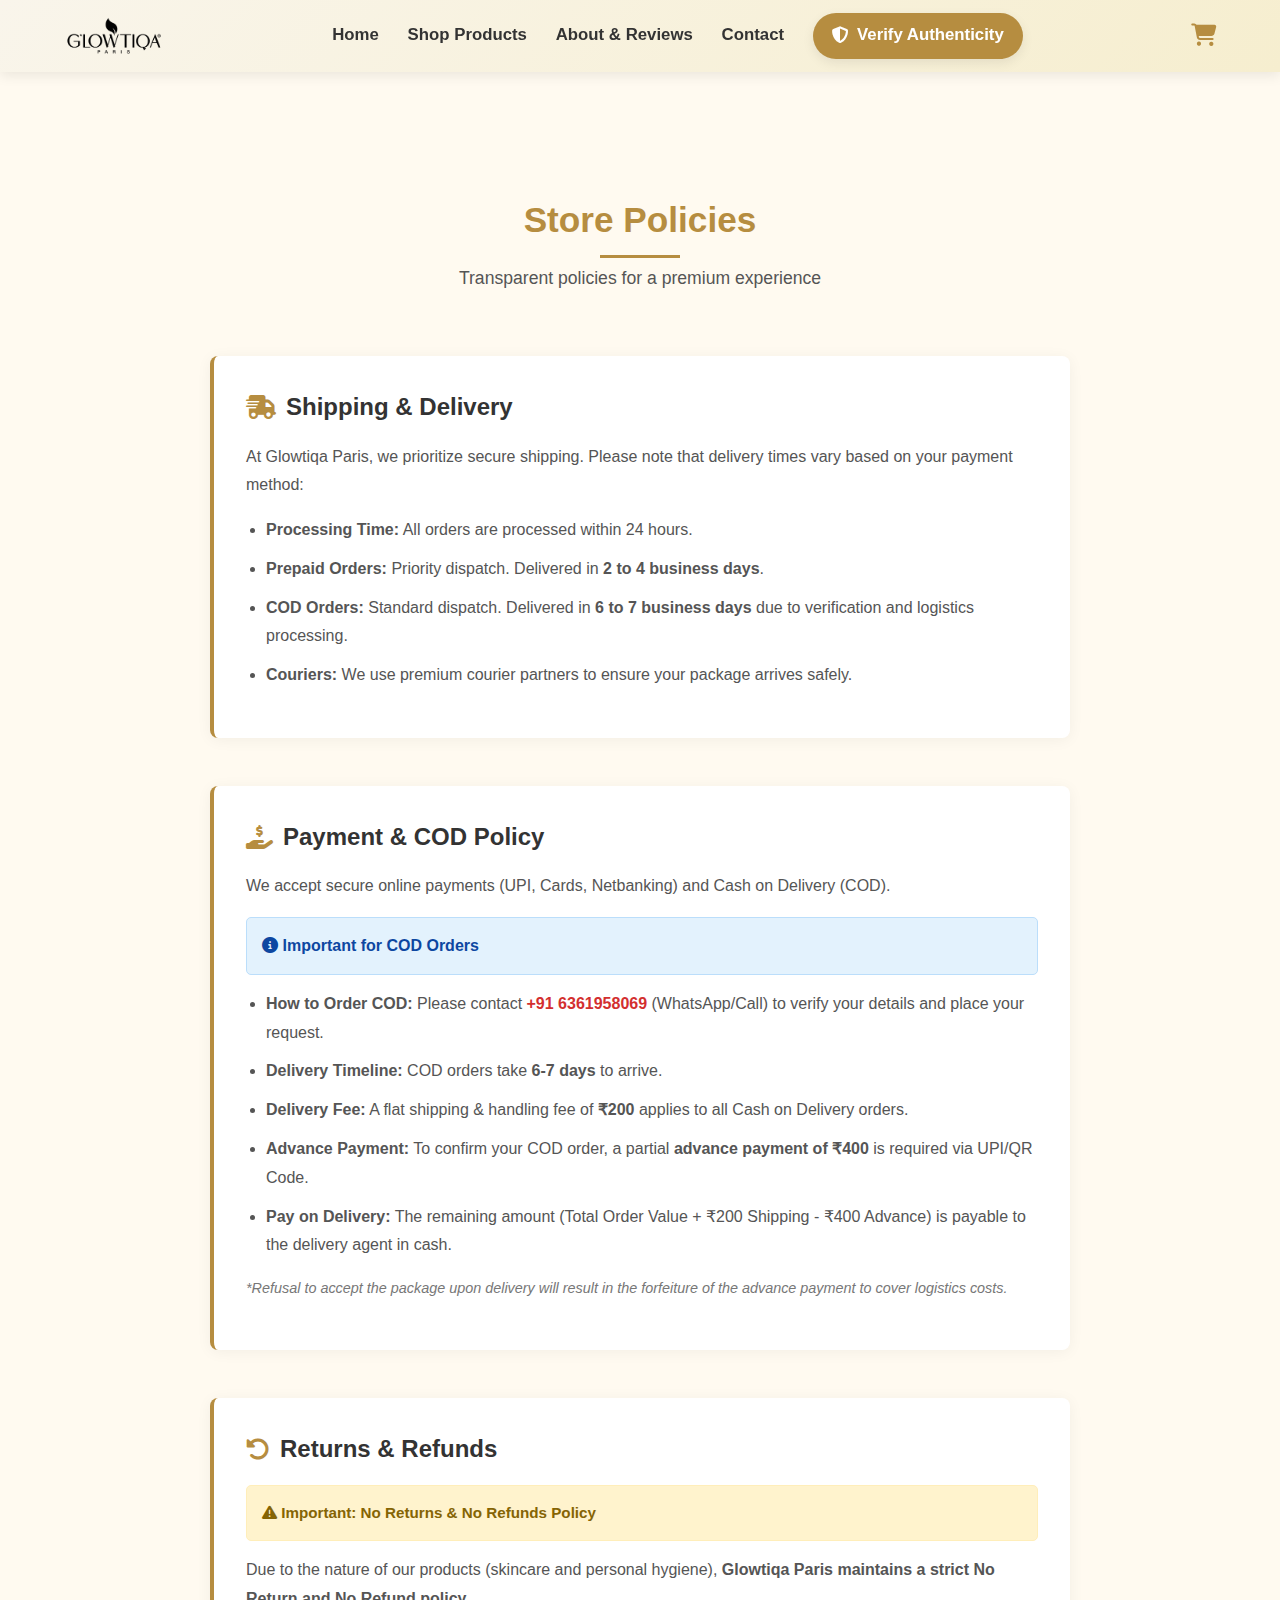
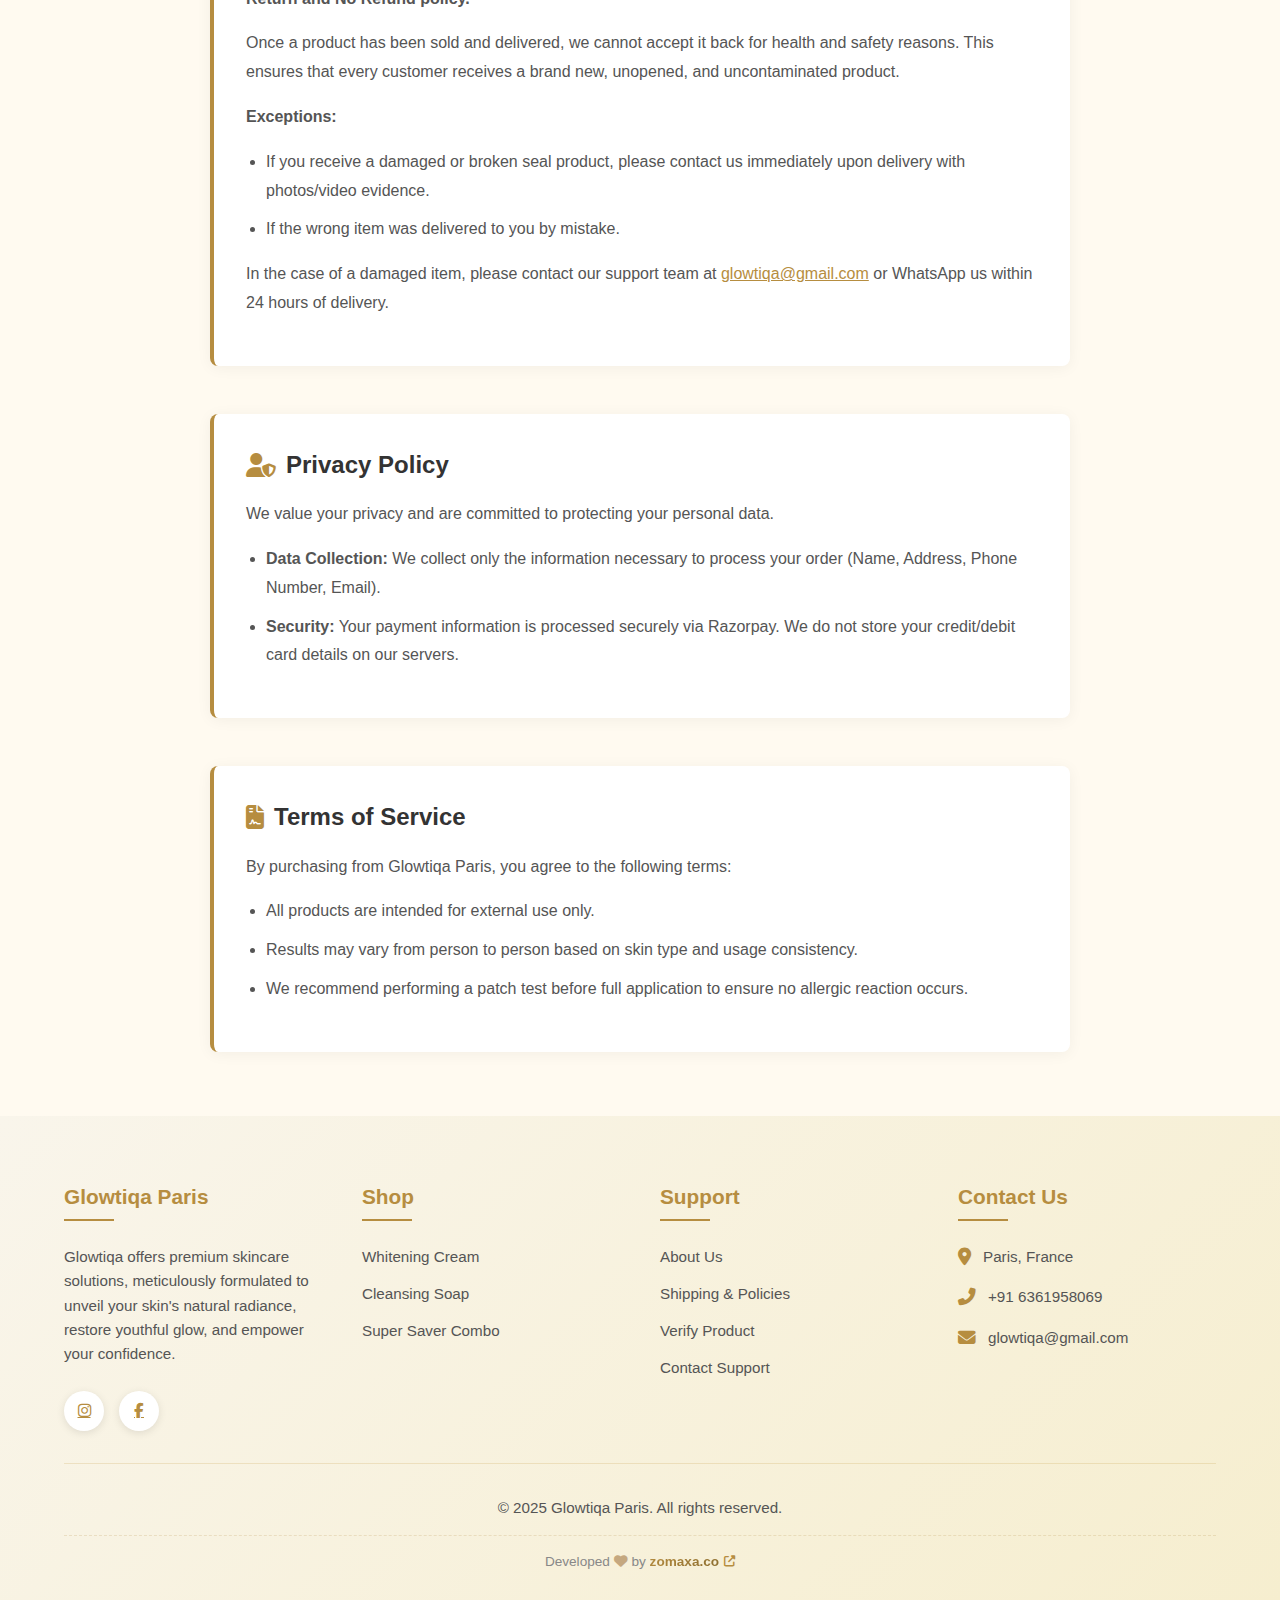
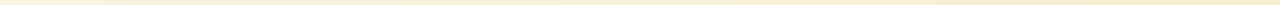
<file: policy.html>
<!DOCTYPE html>
<html lang="en">
<head>
    <script async src="https://www.googletagmanager.com/gtag/js?id=G-M6N1HC6MRJ"></script>
    <script>
      window.dataLayer = window.dataLayer || [];
      function gtag(){dataLayer.push(arguments);}
      gtag('js', new Date());
      gtag('config', 'G-M6N1HC6MRJ');
    </script>

    <meta charset="UTF-8">
    <meta name="viewport" content="width=device-width, initial-scale=1.0">
    <title>Store Policies | Glowtiqa Paris</title>
    <meta name="description" content="Shipping, Returns, and Privacy Policies for Glowtiqa Paris.">
    
    <link rel="stylesheet" href="https://cdnjs.cloudflare.com/ajax/libs/font-awesome/6.4.0/css/all.min.css">
    <link rel="stylesheet" href="style.css">
    <link rel="icon" href="image/logo_v2.png" type="image/png">
    
    <style>
        /* Specific styles for the policy page content */
        .policy-container {
            max-width: 900px;
            margin: 4rem auto;
            padding: 0 20px;
        }
        .policy-section {
            margin-bottom: 3rem;
            background: #fff;
            padding: 2rem;
            border-radius: 8px;
            box-shadow: 0 2px 15px rgba(0,0,0,0.05);
            border-left: 4px solid #b68d40;
        }
        .policy-section h2 {
            color: #333;
            margin-bottom: 1rem;
            font-size: 1.5rem;
            display: flex;
            align-items: center;
            gap: 10px;
        }
        .policy-section h2 i {
            color: #b68d40;
        }
        .policy-section p, .policy-section ul {
            color: #555;
            line-height: 1.8;
            margin-bottom: 1rem;
        }
        .policy-section ul {
            padding-left: 20px;
        }
        .policy-section li {
            margin-bottom: 10px;
        }
        .alert-box {
            background-color: #fff3cd;
            border: 1px solid #ffeeba;
            color: #856404;
            padding: 15px;
            border-radius: 5px;
            margin-top: 15px;
            font-size: 0.95rem;
        }
        .cod-box {
            background-color: #e3f2fd;
            border: 1px solid #bbdefb;
            color: #0d47a1;
            padding: 15px;
            border-radius: 5px;
            margin-top: 15px;
        }
        .highlight-contact {
            font-weight: bold;
            color: #d32f2f;
            text-decoration: none;
        }
    </style>
</head>
<body>

    <header>
       <div class="logo">
           <a href="index.html" style="text-decoration: none; display: flex; align-items: center; gap: 10px;">
                <img src="image/logo_v2.png" alt="Glowtiqa Logo" height="40" onerror="this.style.display='none'; this.nextElementSibling.style.display='block'">
           </a>
       </div>

        <nav>
            <a href="index.html">Home</a>
            <a href="products.html">Shop Products</a>
            <a href="about.html">About & Reviews</a>
            <a href="contact.html">Contact</a>
            <a href="verify.html" class="verify-btn desktop-verify">
                <i class="fas fa-shield-alt"></i> Verify Authenticity
            </a>
        </nav>
        
        <div style="display: flex; align-items: center; gap: 20px;">
            <div class="cart-icon" id="cartIcon">
                <i class="fas fa-shopping-cart"></i>
                <span class="cart-count" style="display: none;">0</span>
            </div>
            
            <div class="mobile-menu">
                <i class="fas fa-bars"></i>
            </div>
        </div>
    </header>
    
    <div class="mobile-nav" id="mobileNav">
        <button id="closeMenu">✖</button>
        <div style="text-align: center; margin-bottom: 2rem; font-weight: bold; color: var(--primary);">Glowtiqa</div>
        <a href="index.html">Home</a>
        <a href="products.html">Shop Products</a>
        <a href="about.html">Customer Reviews</a>
        <a href="contact.html">Contact Us</a>
        <a href="verify.html" class="mobile-verify-btn">
            <i class="fas fa-shield-alt"></i> Verify Product
        </a>
            <div class="cart-icon" id="cartIconMobile">
            <i class="fas fa-shopping-cart"></i>
            <span class="cart-count">0</span>
        </div>
</div>
    <div class="nav-overlay" id="navOverlay"></div>

    <div class="section-header" style="margin-top: 120px;">
        <h2>Store Policies</h2>
        <p>Transparent policies for a premium experience</p>
    </div>

    <div class="policy-container">
        
        <div class="policy-section">
            <h2><i class="fas fa-shipping-fast"></i> Shipping & Delivery</h2>
            <p>At Glowtiqa Paris, we prioritize secure shipping. Please note that delivery times vary based on your payment method:</p>
            <ul>
                <li><strong>Processing Time:</strong> All orders are processed within 24 hours.</li>
                <li><strong>Prepaid Orders:</strong> Priority dispatch. Delivered in <strong>2 to 4 business days</strong>.</li>
                <li><strong>COD Orders:</strong> Standard dispatch. Delivered in <strong>6 to 7 business days</strong> due to verification and logistics processing.</li>
                <li><strong>Couriers:</strong> We use premium courier partners to ensure your package arrives safely.</li>
            </ul>
        </div>

        <div class="policy-section">
            <h2><i class="fas fa-hand-holding-usd"></i> Payment & COD Policy</h2>
            <p>We accept secure online payments (UPI, Cards, Netbanking) and Cash on Delivery (COD).</p>
            
            <div class="cod-box">
                <i class="fas fa-info-circle"></i> <strong>Important for COD Orders</strong>
            </div>
            
            <ul style="margin-top: 15px;">
                <li><strong>How to Order COD:</strong> Please contact <strong><a href="tel:+916361958069" class="highlight-contact">+91 6361958069</a></strong> (WhatsApp/Call) to verify your details and place your request.</li>
                <li><strong>Delivery Timeline:</strong> COD orders take <strong>6-7 days</strong> to arrive.</li>
                <li><strong>Delivery Fee:</strong> A flat shipping & handling fee of <strong>₹200</strong> applies to all Cash on Delivery orders.</li>
                <li><strong>Advance Payment:</strong> To confirm your COD order, a partial <strong>advance payment of ₹400</strong> is required via UPI/QR Code.</li>
                <li><strong>Pay on Delivery:</strong> The remaining amount (Total Order Value + ₹200 Shipping - ₹400 Advance) is payable to the delivery agent in cash.</li>
            </ul>
            <p style="font-size: 0.9rem; color: #777;"><em>*Refusal to accept the package upon delivery will result in the forfeiture of the advance payment to cover logistics costs.</em></p>
        </div>

        <div class="policy-section">
            <h2><i class="fas fa-undo-alt"></i> Returns & Refunds</h2>
            <div class="alert-box">
                <i class="fas fa-exclamation-triangle"></i> <strong>Important: No Returns & No Refunds Policy</strong>
            </div>
            <p style="margin-top: 15px;">Due to the nature of our products (skincare and personal hygiene), <strong>Glowtiqa Paris maintains a strict No Return and No Refund policy.</strong></p>
            <p>Once a product has been sold and delivered, we cannot accept it back for health and safety reasons. This ensures that every customer receives a brand new, unopened, and uncontaminated product.</p>
            <p><strong>Exceptions:</strong></p>
            <ul>
                <li>If you receive a damaged or broken seal product, please contact us immediately upon delivery with photos/video evidence.</li>
                <li>If the wrong item was delivered to you by mistake.</li>
            </ul>
            <p>In the case of a damaged item, please contact our support team at <a href="mailto:glowtiqa@gmail.com" style="color:#b68d40;">glowtiqa@gmail.com</a> or WhatsApp us within 24 hours of delivery.</p>
        </div>

        <div class="policy-section">
            <h2><i class="fas fa-user-shield"></i> Privacy Policy</h2>
            <p>We value your privacy and are committed to protecting your personal data.</p>
            <ul>
                <li><strong>Data Collection:</strong> We collect only the information necessary to process your order (Name, Address, Phone Number, Email).</li>
                <li><strong>Security:</strong> Your payment information is processed securely via Razorpay. We do not store your credit/debit card details on our servers.</li>
            </ul>
        </div>

        <div class="policy-section">
            <h2><i class="fas fa-file-contract"></i> Terms of Service</h2>
            <p>By purchasing from Glowtiqa Paris, you agree to the following terms:</p>
            <ul>
                <li>All products are intended for external use only.</li>
                <li>Results may vary from person to person based on skin type and usage consistency.</li>
                <li>We recommend performing a patch test before full application to ensure no allergic reaction occurs.</li>
            </ul>
        </div>

    </div>

     <footer id="contact">
        <div class="footer-content">
            <div class="footer-col">
                <h3>Glowtiqa Paris</h3>
                <p>Glowtiqa offers premium skincare solutions, meticulously formulated to unveil your skin's natural radiance, restore youthful glow, and empower your confidence.</p>
                <div class="footer-social">
                    <a href="https://www.instagram.com/glowtiqa/" class="social-link"><i class="fab fa-instagram"></i></a>
                    <a href="https://www.facebook.com/glowtiqa" class="social-link"><i class="fab fa-facebook-f"></i></a>
                </div>
            </div>
            
            <div class="footer-col">
                <h3>Shop</h3>
                <ul class="footer-links">
                    <li><a href="cream.html">Whitening Cream</a></li>
                    <li><a href="soap.html">Cleansing Soap</a></li>
                    <li><a href="combo.html">Super Saver Combo</a></li>
                </ul>
            </div>

            <div class="footer-col">
                <h3>Support</h3>
                <ul class="footer-links">
                    <li><a href="about.html">About Us</a></li>
                    <li><a href="policy.html">Shipping & Policies</a></li> <li><a href="verify.html">Verify Product</a></li>
                    <li><a href="contact.html">Contact Support</a></li>
                </ul>
            </div>
            
            <div class="footer-col">
                <h3>Contact Us</h3>
                <div class="contact-info">
                    <div class="contact-item">
                        <i class="fas fa-map-marker-alt contact-icon"></i>
                        <span>Paris, France</span>
                    </div>
                    <div class="contact-item">
                        <i class="fas fa-phone-alt contact-icon"></i>
                        <a href="tel:+916361958069">+91 6361958069</a>
                    </div>
                    <div class="contact-item">
                        <i class="fas fa-envelope contact-icon"></i>
                        <a href="mailto:glowtiqa@gmail.com">glowtiqa@gmail.com</a>
                    </div>
                </div>
            </div>
        </div>
        
        <div class="copyright">
            &copy; 2025 Glowtiqa Paris. All rights reserved.
            <div class="developer-credit">
                Developed <i class="fas fa-heart" style="color: #c5a880;"></i> by 
                <a href="https://zomaxa.co" target="_blank">
                    <span class="zomaxa-logo">zomaxa.co</span>
                    <i class="fas fa-external-link-alt" style="font-size: 0.7rem;"></i>
                </a>
            </div>
        </div>
    </footer>

    <script src="script.js"></script>
</body>
</html>
</file>
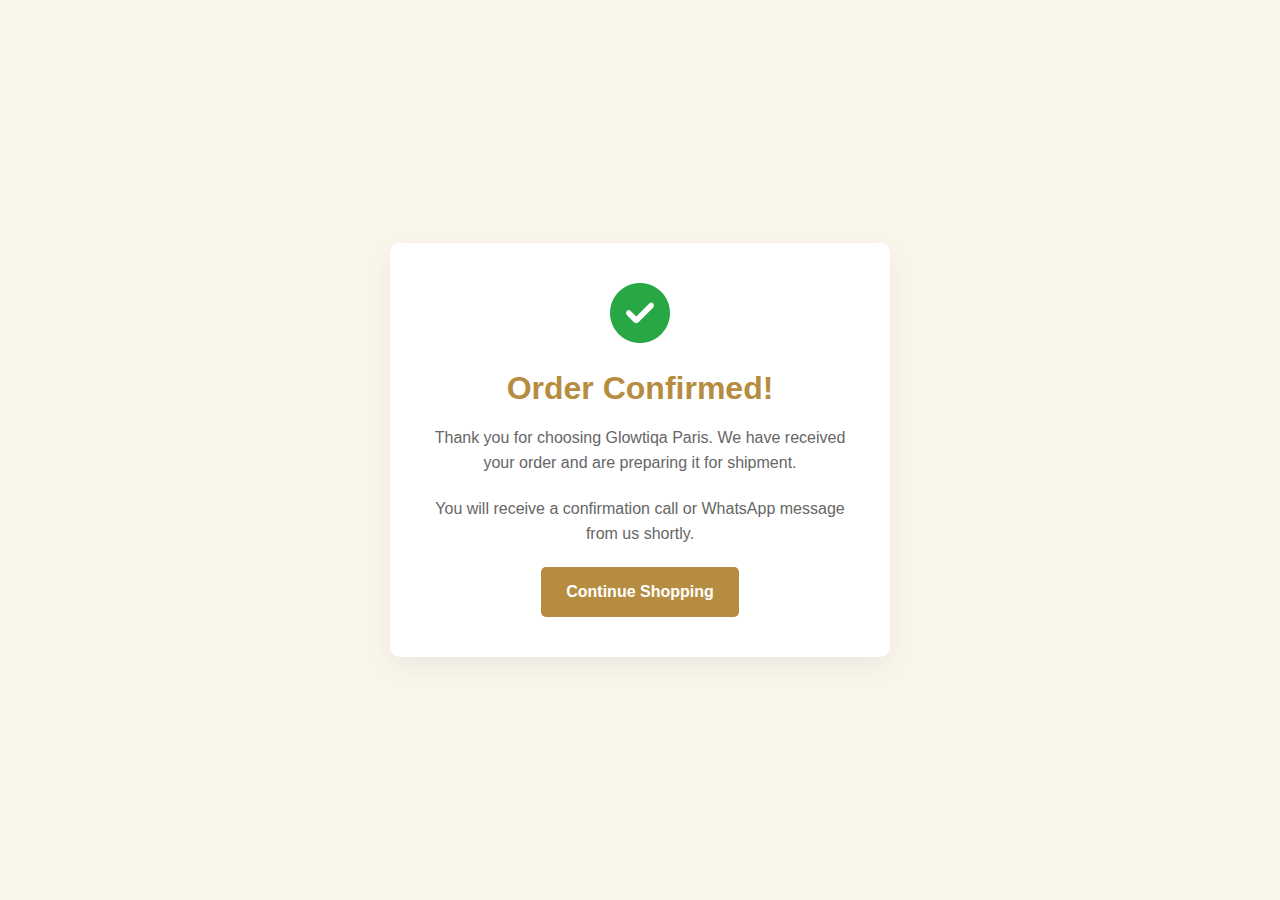
<file: thank-you.html>
<!DOCTYPE html>
<html lang="en">
<head>
    <meta charset="UTF-8">
    <meta name="viewport" content="width=device-width, initial-scale=1.0">
    <title>Order Confirmed | Glowtiqa Paris</title>
    <link rel="stylesheet" href="https://cdnjs.cloudflare.com/ajax/libs/font-awesome/6.4.0/css/all.min.css">
    <link rel="stylesheet" href="style.css">
    <style>
        body {
            background-color: #f9f5eb;
            display: flex;
            align-items: center;
            justify-content: center;
            height: 100vh;
            margin: 0;
            text-align: center;
        }
        .thank-you-card {
            background: white;
            padding: 40px;
            border-radius: 10px;
            box-shadow: 0 10px 25px rgba(0,0,0,0.05);
            max-width: 500px;
            width: 90%;
        }
        .check-icon {
            font-size: 60px;
            color: #28a745;
            margin-bottom: 20px;
        }
        h1 { color: #b68d40; margin-bottom: 10px; }
        p { color: #666; line-height: 1.6; margin-bottom: 20px; }
        .btn-home {
            background-color: #b68d40;
            color: white;
            padding: 12px 25px;
            text-decoration: none;
            border-radius: 5px;
            font-weight: bold;
            display: inline-block;
        }
        .btn-home:hover { background-color: #a07c36; }
    </style>
</head>
<body>

    <div class="thank-you-card">
        <i class="fas fa-check-circle check-icon"></i>
        <h1>Order Confirmed!</h1>
        <p>Thank you for choosing Glowtiqa Paris. We have received your order and are preparing it for shipment.</p>
        <p>You will receive a confirmation call or WhatsApp message from us shortly.</p>
        <a href="index.html" class="btn-home">Continue Shopping</a>
    </div>

</body>
</html>
</file>
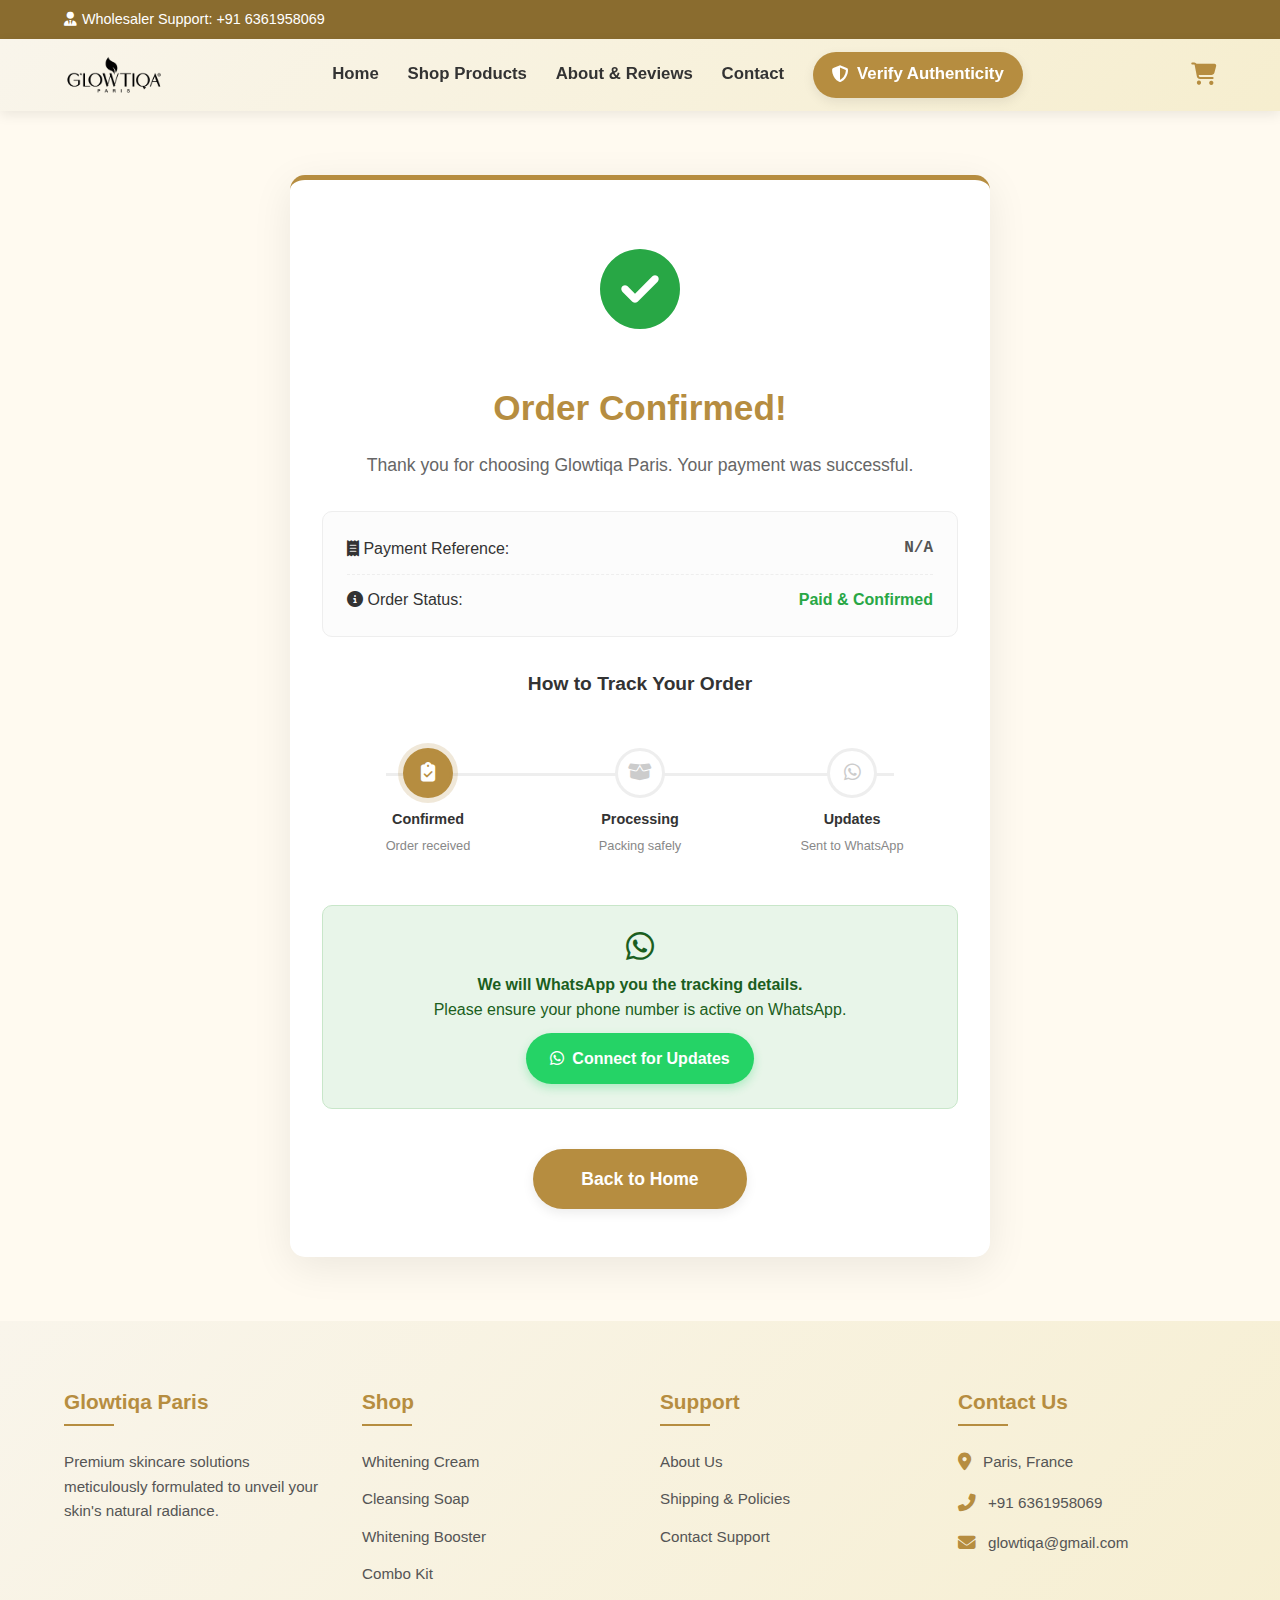
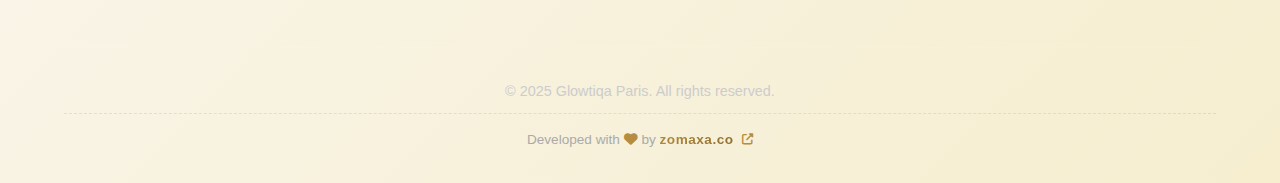
<file: thanks.html>
<!DOCTYPE html>
<html lang="en">
<head>
    <script async src="https://www.googletagmanager.com/gtag/js?id=G-M6N1HC6MRJ"></script>
    <script>
      window.dataLayer = window.dataLayer || [];
      function gtag(){dataLayer.push(arguments);}
      gtag('js', new Date());
      gtag('config', 'G-M6N1HC6MRJ');
    </script>

    <meta charset="UTF-8">
    <meta name="viewport" content="width=device-width, initial-scale=1.0">
    <title>Order Confirmed | Glowtiqa Paris</title>
    
    <link rel="stylesheet" href="https://cdnjs.cloudflare.com/ajax/libs/font-awesome/6.4.0/css/all.min.css">
    
    <link rel="stylesheet" href="style.css">
    <link rel="icon" href="image/logo_v2.png" type="image/png">
    <link rel="apple-touch-icon" href="image/logo_v2.png">

    <style>
        .thank-you-container {
            max-width: 700px;
            margin: 4rem auto;
            padding: 3rem 2rem;
            background: white;
            border-radius: 15px;
            box-shadow: 0 10px 40px rgba(0,0,0,0.08);
            text-align: center;
            border-top: 5px solid var(--primary);
            position: relative;
            overflow: hidden;
        }

        .success-icon {
            font-size: 5rem;
            color: #28a745;
            margin-bottom: 1.5rem;
            animation: popIn 0.6s cubic-bezier(0.175, 0.885, 0.32, 1.275);
        }

        .order-details-box {
            background: #fcfcfc;
            padding: 1.5rem;
            border-radius: 10px;
            margin: 2rem 0;
            text-align: left;
            border: 1px solid #eee;
        }

        .detail-row {
            display: flex;
            justify-content: space-between;
            margin-bottom: 12px;
            font-size: 1rem;
            border-bottom: 1px dashed #eee;
            padding-bottom: 12px;
        }
        
        .detail-row:last-child {
            border-bottom: none;
            margin-bottom: 0;
            padding-bottom: 0;
        }

        .detail-row span:last-child {
            font-weight: 600;
            color: var(--dark);
        }

        h1 {
            color: var(--primary);
            margin-bottom: 15px;
            font-size: 2.2rem;
        }

        p.sub-text {
            color: #666;
            line-height: 1.6;
            font-size: 1.1rem;
            margin-bottom: 2rem;
        }
        
        /* Timeline Styles */
        .timeline {
            display: flex;
            justify-content: space-between;
            margin: 3rem 0;
            position: relative;
            text-align: center;
        }
        
        .timeline::before {
            content: '';
            position: absolute;
            top: 25px;
            left: 10%;
            right: 10%;
            height: 3px;
            background: #eee;
            z-index: 1;
        }
        
        .step {
            position: relative;
            z-index: 2;
            width: 33.33%;
        }
        
        .step-icon {
            width: 50px;
            height: 50px;
            background: white;
            border: 3px solid #eee;
            border-radius: 50%;
            display: flex;
            align-items: center;
            justify-content: center;
            margin: 0 auto 10px;
            color: #ccc;
            font-size: 1.2rem;
            transition: all 0.3s ease;
        }
        
        .step.active .step-icon {
            border-color: var(--primary);
            background: var(--primary);
            color: white;
            box-shadow: 0 0 0 5px rgba(182, 141, 64, 0.2);
        }
        
        .step h4 {
            font-size: 0.9rem;
            margin-bottom: 5px;
            color: #333;
        }
        
        .step p {
            font-size: 0.8rem;
            color: #888;
        }

        /* WhatsApp Tracking Box */
        .whatsapp-tracking {
            background: #e8f5e9;
            border: 1px solid #c8e6c9;
            color: #1b5e20;
            padding: 1.5rem;
            border-radius: 10px;
            margin-top: 2rem;
            display: flex;
            flex-direction: column;
            align-items: center;
            gap: 10px;
        }

        .wa-btn {
            background: #25D366;
            color: white;
            text-decoration: none;
            padding: 0.8rem 1.5rem;
            border-radius: 30px;
            font-weight: 600;
            display: inline-flex;
            align-items: center;
            gap: 8px;
            transition: 0.3s;
            box-shadow: 0 4px 10px rgba(37, 211, 102, 0.3);
        }

        .wa-btn:hover {
            transform: translateY(-2px);
            background: #128C7E;
        }

        @keyframes popIn {
            0% { transform: scale(0); opacity: 0; }
            100% { transform: scale(1); opacity: 1; }
        }
        
        @media (max-width: 600px) {
            .timeline {
                flex-direction: column;
                gap: 20px;
                align-items: flex-start;
                margin-left: 20px;
            }
            .timeline::before {
                top: 20px;
                left: 24px;
                width: 3px;
                height: 80%;
                right: auto;
            }
            .step {
                width: 100%;
                display: flex;
                align-items: center;
                gap: 20px;
                text-align: left;
            }
            .step-icon {
                margin: 0;
            }
        }
    </style>
</head>
<body>

    <div class="top-contact-bar">
        <div class="contact-numbers">
            <a href="tel:+916361958069">
                <i class="fas fa-user-tie"></i> Wholesaler Support: +91 6361958069
            </a>
        </div>
    </div>
    
    <header>
       <div class="logo">
           <a href="index.html" style="text-decoration: none; display: flex; align-items: center; gap: 10px;">
                <img src="image/logo_v2.png" alt="Glowtiqa Logo" height="40" onerror="this.style.display='none'; this.nextElementSibling.style.display='block'">
           </a>
       </div>

        <nav>
            <a href="index.html">Home</a>
            <a href="products.html">Shop Products</a>
            <a href="about.html">About & Reviews</a>
            <a href="contact.html">Contact</a>
            <a href="verify.html" class="verify-btn desktop-verify">
                <i class="fas fa-shield-alt"></i> Verify Authenticity
            </a>
        </nav>
        
        <div style="display: flex; align-items: center; gap: 20px;">
            <div class="cart-icon" id="cartIcon">
                <i class="fas fa-shopping-cart"></i>
                <span class="cart-count" style="display: none;">0</span>
            </div>
            
            <div class="mobile-menu">
                <i class="fas fa-bars"></i>
            </div>
        </div>
    </header>
    
    <div class="mobile-nav" id="mobileNav">
        <button id="closeMenu">✖</button>
        <div style="text-align: center; margin-bottom: 2rem; font-weight: bold; color: var(--primary);">Glowtiqa</div>
        <a href="index.html">Home</a>
        <a href="products.html">Shop Products</a>
        <a href="about.html">Customer Reviews</a>
        <a href="contact.html">Contact Us</a>
    </div>
    
    <div class="nav-overlay" id="navOverlay"></div>

    <div class="thank-you-container">
        <div class="success-icon">
            <i class="fas fa-check-circle"></i>
        </div>
        
        <h1>Order Confirmed!</h1>
        <p class="sub-text">Thank you for choosing Glowtiqa Paris. Your payment was successful.</p>
        
        <div class="order-details-box">
            <div class="detail-row">
                <span><i class="fas fa-receipt"></i> Payment Reference:</span>
                <span id="paymentId" style="font-family: monospace; color: #555;">Processing...</span>
            </div>
            <div class="detail-row">
                <span><i class="fas fa-info-circle"></i> Order Status:</span>
                <span style="color: #28a745; font-weight: bold;">Paid & Confirmed</span>
            </div>
        </div>

        <h3 style="color: var(--dark); font-size: 1.2rem; margin-top: 2rem;">How to Track Your Order</h3>
        
        <div class="timeline">
            <div class="step active">
                <div class="step-icon"><i class="fas fa-clipboard-check"></i></div>
                <h4>Confirmed</h4>
                <p>Order received</p>
            </div>
            <div class="step">
                <div class="step-icon"><i class="fas fa-box-open"></i></div>
                <h4>Processing</h4>
                <p>Packing safely</p>
            </div>
            <div class="step">
                <div class="step-icon"><i class="fab fa-whatsapp"></i></div>
                <h4>Updates</h4>
                <p>Sent to WhatsApp</p>
            </div>
        </div>

        <div class="whatsapp-tracking">
            <i class="fab fa-whatsapp" style="font-size: 2rem;"></i>
            <p><strong>We will WhatsApp you the tracking details.</strong><br>
            Please ensure your phone number is active on WhatsApp.</p>
            
            <a href="https://wa.me/916361958069?text=Hi%20Glowtiqa,%20I%20just%20placed%20my%20order.%20Please%20send%20me%20updates%20here." target="_blank" class="wa-btn">
                <i class="fab fa-whatsapp"></i> Connect for Updates
            </a>
        </div>

        <div style="margin-top: 2.5rem;">
            <a href="index.html" class="cta-btn" style="text-decoration: none; padding: 1rem 3rem;">
                Back to Home
            </a>
        </div>
    </div>

    <footer id="contact">
        <div class="footer-content">
            <div class="footer-col">
                <h3>Glowtiqa Paris</h3>
                <p>Premium skincare solutions meticulously formulated to unveil your skin's natural radiance.</p>
            </div>
            <div class="footer-col">
                <h3>Shop</h3>
                <ul class="footer-links">
                    <li><a href="cream.html">Whitening Cream</a></li>
                    <li><a href="soap.html">Cleansing Soap</a></li>
                    <li><a href="capsule.html">Whitening Booster</a></li>
                    <li><a href="combo.html">Combo Kit</a></li>
                </ul>
            </div>
            <div class="footer-col">
                <h3>Support</h3>
                <ul class="footer-links">
                    <li><a href="about.html">About Us</a></li>
                    <li><a href="policy.html">Shipping & Policies</a></li>
                    <li><a href="contact.html">Contact Support</a></li>
                </ul>
            </div>
            <div class="footer-col">
                <h3>Contact Us</h3>
                <div class="contact-info">
                    <div class="contact-item"><i class="fas fa-map-marker-alt contact-icon"></i><span>Paris, France</span></div>
                    <div class="contact-item"><i class="fas fa-phone-alt contact-icon"></i><a href="tel:+916361958069">+91 6361958069</a></div>
                    <div class="contact-item"><i class="fas fa-envelope contact-icon"></i><a href="mailto:glowtiqa@gmail.com">glowtiqa@gmail.com</a></div>
                </div>
            </div>
        </div>
        <div class="copyright" style="text-align: center; padding-top: 2rem; margin-top: 3rem; border-top: 1px solid rgba(255,255,255,0.1); color: #ccc; font-size: 0.9rem;">
            &copy; 2025 Glowtiqa Paris. All rights reserved.
            <div class="developer-credit" style="margin-top: 10px; font-size: 0.85rem; color: #aaa;">
                Developed with <i class="fas fa-heart" style="color: #b68d40;"></i> by 
                <a href="https://zomaxa.co" target="_blank" style="color: #b68d40; text-decoration: none; font-weight: 600; letter-spacing: 0.5px; transition: color 0.3s ease;">
                    <span class="zomaxa-logo">zomaxa.co</span>
                    <i class="fas fa-external-link-alt" style="font-size: 0.7rem; margin-left: 3px;"></i>
                </a>
            </div>
        </div>
    </footer>

    <script>
        document.addEventListener('DOMContentLoaded', () => {
            // 1. Get URL params and display Payment ID
            const params = new URLSearchParams(window.location.search);
            const paymentId = params.get('payment_id');
            const displayElement = document.getElementById('paymentId');
            
            if (paymentId) {
                displayElement.textContent = paymentId;
            } else {
                displayElement.textContent = 'N/A';
            }

            // 2. CLEAR CART (Since order is successful)
            localStorage.removeItem('glowtiqaCart');
            const cartCountElement = document.querySelector('.cart-count');
            if (cartCountElement) {
                cartCountElement.textContent = '0';
            }

            // 3. Mobile Menu Logic
            const mobileMenu = document.querySelector('.mobile-menu');
            const closeMenu = document.getElementById('closeMenu');
            const mobileNav = document.getElementById('mobileNav');
            const navOverlay = document.getElementById('navOverlay');

            if (mobileMenu) {
                mobileMenu.addEventListener('click', () => {
                    mobileNav.classList.add('active');
                    navOverlay.classList.add('active');
                });
            }
            
            const closeMobileMenu = () => {
                mobileNav.classList.remove('active');
                navOverlay.classList.remove('active');
            };

            if (closeMenu) closeMenu.addEventListener('click', closeMobileMenu);
            if (navOverlay) navOverlay.addEventListener('click', closeMobileMenu);
        });
    </script>

</body>
</html>
</file>
<file: style.css>
:root {
    --primary: #b68d40;
    --primary-light: #d4b483;
    --primary-dark: #8a6c2f;
    --secondary: #f9f5eb;
    --light: #fffaf0;
    --dark: #333;
    --gray: #777;
    --accent: #c5a880;
    --shadow: 0 4px 12px rgba(0,0,0,0.08);
    --transition: all 0.3s ease;
    --radius: 8px;
    --section-padding: 4rem 5%;
}

* {
    margin: 0;
    padding: 0;
    box-sizing: border-box;
}

body {
    font-family: 'Segoe UI', Tahoma, Geneva, Verdana, sans-serif;
    background: var(--light);
    color: var(--dark);
    line-height: 1.6;
    overflow-x: hidden;
}

/* Top Contact Bar */
.top-contact-bar {
    background: var(--primary-dark);
    color: white;
    padding: 0.5rem 5%;
    display: flex;
    justify-content: space-between;
    font-size: 0.9rem;
}

.contact-numbers {
    display: flex;
    gap: 2rem;
}

.contact-numbers a {
    color: white;
    text-decoration: none;
    display: flex;
    align-items: center;
    gap: 5px;
}

.contact-numbers a:hover {
    color: var(--secondary);
}

/* Header Styles */
header {
    background: linear-gradient(135deg, var(--secondary), #f6eecf);
    padding: 0.8rem 5%;
    display: flex;
    justify-content: space-between;
    align-items: center;
    box-shadow: var(--shadow);
    position: sticky;
    top: 0;
    z-index: 1000;
}

.logo {
    display: flex;
    align-items: center;
    gap: 10px;
}

.logo-icon {
    color: var(--primary);
    font-size: 1.8rem;
}

.logo h1 {
    font-size: 1.8rem;
    color: var(--primary);
    font-weight: 700;
}

nav {
    display: flex;
    gap: 1.8rem;
    align-items: center;
}

nav a {
    text-decoration: none;
    color: var(--dark);
    font-weight: 600;
    font-size: 1.05rem;
    position: relative;
    padding: 0.4rem 0;
    transition: var(--transition);
}

nav a::after {
    content: '';
    position: absolute;
    bottom: 0;
    left: 0;
    width: 0;
    height: 2px;
    background: var(--primary);
    transition: var(--transition);
}

nav a:hover {
    color: var(--primary);
}

nav a:hover::after {
    width: 100%;
}

.verify-btn {
    background: var(--primary);
    color: white;
    padding: 0.6rem 1.2rem;
    border-radius: 30px;
    font-weight: 600;
    text-decoration: none;
    display: flex;
    align-items: center;
    gap: 8px;
    transition: var(--transition);
    box-shadow: var(--shadow);
}

.verify-btn:hover {
    background: var(--primary-dark);
    transform: translateY(-2px);
}

.cart-icon {
    position: relative;
    font-size: 1.4rem;
    color: var(--primary);
    cursor: pointer;
}

.cart-count {
    position: absolute;
    top: -8px;
    right: -8px;
    background: var(--primary);
    color: white;
    border-radius: 50%;
    width: 20px;
    height: 20px;
    display: flex;
    align-items: center;
    justify-content: center;
    font-size: 0.8rem;
    font-weight: bold;
}

.mobile-menu {
    display: none;
    font-size: 1.5rem;
    cursor: pointer;
    color: var(--primary);
}

/* Fixed Mobile Navigation */
.mobile-nav {
    display: none;
    position: fixed;
    top: 0;
    right: 0;
    width: 280px;
    height: 100%;
    background: rgba(249, 245, 235, 0.98);
    backdrop-filter: blur(10px);
    z-index: 2000;
    flex-direction: column;
    padding: 80px 25px 40px;
    transform: translateX(100%);
    transition: transform 0.4s ease;
    box-shadow: -5px 0 25px rgba(0,0,0,0.08);
    overflow-y: auto;
}

.mobile-nav.active {
    display: flex;
    transform: translateX(0);
}

.mobile-nav a {
    text-decoration: none;
    color: var(--dark);
    font-weight: 600;
    font-size: 1.1rem;
    padding: 14px 0;
    width: 100%;
    border-bottom: 1px solid rgba(182, 141, 64, 0.15);
    transition: var(--transition);
    display: flex;
    align-items: center;
    gap: 10px;
}

.mobile-nav a::before {
    content: "•";
    color: var(--primary);
    font-size: 1.5rem;
}

.mobile-nav a:hover {
    color: var(--primary);
    transform: translateX(5px);
}

.mobile-nav a:last-child {
    border-bottom: none;
}

.mobile-verify-btn {
    background: var(--primary);
    color: white;
    padding: 1rem 1.5rem;
    border-radius: 30px;
    font-weight: 600;
    text-decoration: none;
    display: flex;
    align-items: center;
    justify-content: center;
    gap: 10px;
    transition: var(--transition);
    margin-top: 1.5rem;
    font-size: 1.1rem;
    box-shadow: var(--shadow);
    width: 100%;
}

.mobile-verify-btn:hover {
    background: var(--primary-dark);
    transform: translateY(-3px);
}

#closeMenu {
    position: absolute;
    top: 25px;
    right: 25px;
    font-size: 1.8rem;
    color: var(--primary);
    cursor: pointer;
    background: none;
    border: none;
    transition: var(--transition);
    z-index: 2001;
}

#closeMenu:hover {
    transform: rotate(90deg);
}

/* Overlay for background dimming */
.nav-overlay {
    display: none;
    position: fixed;
    top: 0;
    left: 0;
    width: 100%;
    height: 100%;
    background: rgba(0, 0, 0, 0.5);
    z-index: 1500;
}

.nav-overlay.active {
    display: block;
}

/* Shopping Cart Sidebar */
.cart-sidebar {
    position: fixed;
    top: 0;
    right: -400px;
    width: 380px;
    height: 100%;
    background: white;
    box-shadow: -5px 0 25px rgba(0,0,0,0.1);
    z-index: 2000;
    transition: var(--transition);
    display: flex;
    flex-direction: column;
    padding: 20px;
}

.cart-sidebar.active {
    right: 0;
}

.cart-header {
    display: flex;
    justify-content: space-between;
    align-items: center;
    padding-bottom: 15px;
    border-bottom: 1px solid #eee;
    margin-bottom: 20px;
}

.cart-header h3 {
    color: var(--primary);
    font-size: 1.4rem;
}

.close-cart {
    background: none;
    border: none;
    font-size: 1.5rem;
    color: var(--dark);
    cursor: pointer;
    transition: var(--transition);
}

.close-cart:hover {
    color: var(--primary);
}

.cart-items {
    flex: 1;
    overflow-y: auto;
    margin-bottom: 20px;
}

.cart-item {
    display: flex;
    gap: 15px;
    padding: 15px 0;
    border-bottom: 1px solid #eee;
}

.cart-item-image {
    width: 80px;
    height: 80px;
    object-fit: cover;
    border-radius: var(--radius);
}

.cart-item-details {
    flex: 1;
}

.cart-item-name {
    font-weight: 600;
    margin-bottom: 5px;
}

.cart-item-price {
    color: var(--primary);
    font-weight: 600;
    margin-bottom: 10px;
}

.cart-item-actions {
    display: flex;
    align-items: center;
    gap: 10px;
}

.quantity-btn {
    width: 30px;
    height: 30px;
    border: 1px solid #ddd;
    background: white;
    border-radius: 50%;
    display: flex;
    align-items: center;
    justify-content: center;
    cursor: pointer;
    transition: var(--transition);
}

.quantity-btn:hover {
    background: var(--primary);
    color: white;
}

.cart-item-quantity {
    font-weight: 600;
    min-width: 30px;
    text-align: center;
}

.remove-item {
    color: #e74c3c;
    background: none;
    border: none;
    cursor: pointer;
    margin-left: auto;
    transition: var(--transition);
}

.remove-item:hover {
    color: #c0392b;
}

.cart-footer {
    border-top: 1px solid #eee;
    padding-top: 20px;
}

.cart-total {
    display: flex;
    justify-content: space-between;
    font-size: 1.2rem;
    font-weight: 600;
    margin-bottom: 20px;
}

.checkout-btn {
    background: var(--primary);
    color: white;
    border: none;
    padding: 12px;
    border-radius: var(--radius);
    font-size: 1rem;
    font-weight: 600;
    cursor: pointer;
    transition: var(--transition);
    width: 100%;
    display: flex;
    align-items: center;
    justify-content: center;
    gap: 8px;
}

.checkout-btn:hover {
    background: var(--primary-dark);
    transform: translateY(-2px);
}

.empty-cart {
    text-align: center;
    padding: 40px 20px;
    color: var(--gray);
}

.empty-cart i {
    font-size: 3rem;
    margin-bottom: 15px;
    color: #ddd;
}

/* Hero Section */
.hero {
    background: linear-gradient(rgba(255, 246, 216, 0.9), rgba(255, 246, 216, 0.95)), 
                url('https://images.unsplash.com/photo-1526947425960-945c6e72858f?ixlib=rb-4.0.3&auto=format&fit=crop&w=1500&q=80');
    background-size: cover;
    background-position: center;
    padding: var(--section-padding);
    text-align: center;
    position: relative;
}

.hero-content {
    max-width: 900px;
    margin: 0 auto;
}

.hero h2 {
    font-size: 2.8rem;
    color: var(--primary);
    margin-bottom: 1.2rem;
    text-shadow: 0 2px 4px rgba(0,0,0,0.1);
}

.hero p {
    max-width: 700px;
    margin: 0 auto 2.5rem;
    font-size: 1.2rem;
    color: #444;
}

.cta-btn {
    display: inline-flex;
    align-items: center;
    gap: 8px;
    background: var(--primary);
    color: white;
    padding: 1rem 2.5rem;
    border-radius: 30px;
    font-size: 1.1rem;
    font-weight: 600;
    text-decoration: none;
    box-shadow: var(--shadow);
    transition: var(--transition);
    animation: pulse 2s infinite;
}

.cta-btn:hover {
    background: var(--primary-dark);
    transform: translateY(-3px);
    box-shadow: 0 8px 16px rgba(194, 152, 53, 0.2);
}

@keyframes pulse {
    0% { box-shadow: 0 0 0 0 rgba(194, 152, 53, 0.4); }
    70% { box-shadow: 0 0 0 12px rgba(194, 152, 53, 0); }
    100% { box-shadow: 0 0 0 0 rgba(194, 152, 53, 0); }
}

/* Section Headers */
.section-header {
    text-align: center;
    margin-bottom: 3rem;
}

.section-header h2 {
    font-size: 2.2rem;
    color: var(--primary);
    margin-bottom: 1rem;
    position: relative;
    display: inline-block;
}

.section-header h2::after {
    content: '';
    position: absolute;
    bottom: -10px;
    left: 50%;
    transform: translateX(-50%);
    width: 80px;
    height: 3px;
    background: var(--primary);
}

.section-header p {
    max-width: 700px;
    margin: 0 auto;
    font-size: 1.1rem;
    color: #555;
}

/* Product Section */
.product-section {
    max-width: 1200px;
    margin: 4rem auto;
    padding: 2rem;
    display: flex;
    gap: 3rem;
    flex-wrap: wrap;
    align-items: center;
}

.product-image-container {
    flex: 1;
    min-width: 300px;
    position: relative;
    perspective: 1000px;
}

.product-image {
    width: 100%;
    max-width: 500px;
    border-radius: 15px;
    box-shadow: var(--shadow);
    transform: rotateY(-5deg);
    transition: var(--transition);
    border: 8px solid white;
}

.product-image-container:hover .product-image {
    transform: rotateY(0deg);
}

.product-details {
    flex: 1;
    min-width: 300px;
    padding: 1.5rem;
    background: white;
    border-radius: 15px;
    box-shadow: var(--shadow);
}

.product-details h3 {
    color: var(--primary);
    margin-bottom: 1.5rem;
    font-size: 1.8rem;
    position: relative;
    padding-bottom: 0.8rem;
}

.product-details h3::after {
    content: '';
    position: absolute;
    bottom: 0;
    left: 0;
    width: 60px;
    height: 3px;
    background: var(--primary);
}

.product-info {
    margin-bottom: 1.5rem;
}

.info-row {
    display: flex;
    margin-bottom: 0.8rem;
}

.info-label {
    font-weight: 600;
    min-width: 160px;
    color: #555;
}

.info-value {
    color: var(--dark);
}

.key-benefits {
    margin: 2rem 0;
}

.key-benefits h4 {
    color: var(--primary);
    margin-bottom: 1rem;
    font-size: 1.4rem;
}

.benefits-grid {
    display: grid;
    grid-template-columns: repeat(auto-fit, minmax(200px, 1fr));
    gap: 1.2rem;
}

.benefit-card {
    background: var(--secondary);
    padding: 1.2rem;
    border-radius: 10px;
    text-align: center;
    transition: var(--transition);
}

.benefit-card:hover {
    transform: translateY(-5px);
    box-shadow: 0 6px 12px rgba(0,0,0,0.08);
}

.benefit-icon {
    font-size: 2rem;
    color: var(--primary);
    margin-bottom: 0.8rem;
}

.price-section {
    margin: 1.5rem 0;
}

.price {
    font-size: 1.8rem;
    font-weight: 700;
    color: var(--primary);
    margin-bottom: 0.5rem;
}

.original-price {
    text-decoration: line-through;
    color: var(--gray);
    font-size: 1.2rem;
    margin-left: 10px;
}

.discount {
    color: #4CAF50;
    font-weight: 600;
    margin-left: 10px;
}

.quantity-selector {
    display: flex;
    align-items: center;
    gap: 15px;
    margin: 1.5rem 0;
}

.quantity-controls {
    display: flex;
    align-items: center;
    gap: 10px;
    border: 1px solid #ddd;
    border-radius: var(--radius);
    padding: 5px 10px;
}

.quantity-btn {
    width: 30px;
    height: 30px;
    border: none;
    background: var(--secondary);
    border-radius: 50%;
    display: flex;
    align-items: center;
    justify-content: center;
    cursor: pointer;
    transition: var(--transition);
}

.quantity-btn:hover {
    background: var(--primary);
    color: white;
}

.quantity-input {
    width: 50px;
    text-align: center;
    border: none;
    font-size: 1rem;
    font-weight: 600;
}

.add-to-cart-btn {
    display: inline-flex;
    align-items: center;
    gap: 8px;
    background: #4CAF50;
    color: white;
    padding: 1rem 2rem;
    border-radius: 30px;
    font-size: 1.1rem;
    font-weight: 600;
    text-decoration: none;
    box-shadow: 0 4px 15px rgba(76, 175, 80, 0.3);
    transition: var(--transition);
    border: none;
    cursor: pointer;
    width: 100%;
    justify-content: center;
}

.add-to-cart-btn:hover {
    background: #388E3C;
    transform: translateY(-3px);
    box-shadow: 0 6px 20px rgba(76, 175, 80, 0.4);
}

.buy-now-btn {
    display: inline-flex;
    align-items: center;
    gap: 8px;
    background: var(--primary);
    color: white;
    padding: 1rem 2rem;
    border-radius: 30px;
    font-size: 1.1rem;
    font-weight: 600;
    text-decoration: none;
    box-shadow: var(--shadow);
    transition: var(--transition);
    border: none;
    cursor: pointer;
    width: 100%;
    justify-content: center;
    margin-top: 1rem;
}

.buy-now-btn:hover {
    background: var(--primary-dark);
    transform: translateY(-3px);
}

/* Description Section */
.description-section {
    max-width: 1000px;
    margin: 4rem auto;
    padding: 3rem;
    background: white;
    border-radius: 15px;
    box-shadow: var(--shadow);
    position: relative;
    overflow: hidden;
}

.description-section::before {
    content: '';
    position: absolute;
    top: 0;
    left: 0;
    width: 8px;
    height: 100%;
    background: var(--primary);
}

.description-section h2 {
    font-size: 1.8rem;
    color: var(--primary);
    margin-bottom: 1.5rem;
    text-align: center;
}

.description-content {
    display: grid;
    grid-template-columns: repeat(auto-fit, minmax(300px, 1fr));
    gap: 2rem;
}

.description-text {
    font-size: 1.1rem;
    color: #444;
    line-height: 1.8;
}

.description-text p {
    margin-bottom: 1.2rem;
}

.how-to-use {
    background: var(--secondary);
    padding: 1.8rem;
    border-radius: 10px;
}

.how-to-use h3 {
    color: var(--primary);
    margin-bottom: 1rem;
    font-size: 1.4rem;
}

.steps {
    list-style: none;
    counter-reset: step-counter;
}

.steps li {
    margin-bottom: 1.2rem;
    padding-left: 2.5rem;
    position: relative;
}

.steps li::before {
    content: counter(step-counter);
    counter-increment: step-counter;
    position: absolute;
    left: 0;
    top: 0;
    background: var(--primary);
    color: white;
    width: 24px;
    height: 24px;
    border-radius: 50%;
    display: flex;
    align-items: center;
    justify-content: center;
    font-size: 0.9rem;
    font-weight: bold;
}

/* About Section */
.about-section {
    max-width: 1000px;
    margin: 4rem auto;
    padding: 3rem;
    background: linear-gradient(135deg, var(--secondary), #f6eecf);
    border-radius: 15px;
    box-shadow: var(--shadow);
    position: relative;
}

.about-section h2 {
    color: var(--primary);
    margin-bottom: 1.5rem;
    text-align: center;
    font-size: 1.8rem;
}

.about-content {
    display: grid;
    grid-template-columns: repeat(auto-fit, minmax(300px, 1fr));
    gap: 2rem;
    align-items: center;
}

.about-text p {
    margin-bottom: 1.2rem;
    font-size: 1.1rem;
    color: #444;
    line-height: 1.8;
}

.mission-values {
    background: rgba(255, 255, 255, 0.8);
    padding: 1.8rem;
    border-radius: 10px;
}

.mission-values h3 {
    color: var(--primary);
    margin-bottom: 1.2rem;
    font-size: 1.4rem;
}

.values-list {
    list-style: none;
}

.values-list li {
    margin-bottom: 1rem;
    padding-left: 2rem;
    position: relative;
}

.values-list li::before {
    content: "✓";
    position: absolute;
    left: 0;
    top: 0;
    color: var(--primary);
    font-weight: bold;
}

/* Testimonials */
.testimonials {
    max-width: 1200px;
    margin: 4rem auto;
    padding: 2rem;
}

.testimonial-grid {
    display: grid;
    grid-template-columns: repeat(auto-fit, minmax(300px, 1fr));
    gap: 2rem;
}

.testimonial-card {
    background: white;
    padding: 2rem;
    border-radius: 15px;
    box-shadow: var(--shadow);
    position: relative;
}

.testimonial-card::before {
    content: "“";
    position: absolute;
    top: -20px;
    left: 20px;
    font-size: 5rem;
    color: var(--accent);
    opacity: 0.2;
    font-family: serif;
}

.testimonial-content {
    margin-bottom: 1.5rem;
    font-style: italic;
    color: #555;
    line-height: 1.7;
}

.testimonial-author {
    display: flex;
    align-items: center;
    gap: 15px;
}

.author-avatar {
    width: 50px;
    height: 50px;
    border-radius: 50%;
    background: var(--accent);
    display: flex;
    align-items: center;
    justify-content: center;
    color: white;
    font-weight: bold;
    font-size: 1.2rem;
}

.author-info h4 {
    color: var(--dark);
    margin-bottom: 0.2rem;
}

.author-info p {
    color: #777;
    font-size: 0.9rem;
}

.stars {
    color: #FFC107;
    margin-top: 0.5rem;
}

/* Soap Section */
.soap-section {
    background: linear-gradient(135deg, var(--secondary), #f6eecf);
    padding: var(--section-padding);
    margin: 4rem 0;
}

.soap-container {
    max-width: 1200px;
    margin: 0 auto;
    display: flex;
    gap: 3rem;
    flex-wrap: wrap;
    align-items: center;
}

.soap-image-container {
    flex: 1;
    min-width: 300px;
    text-align: center;
}

.soap-image {
    max-width: 100%;
    border-radius: 15px;
    box-shadow: var(--shadow);
    border: 8px solid white;
    max-height: 400px;
    object-fit: cover;
}

.soap-details {
    flex: 1;
    min-width: 300px;
    padding: 2rem;
    background: white;
    border-radius: 15px;
    box-shadow: var(--shadow);
}

.soap-details h3 {
    color: var(--primary);
    margin-bottom: 1.5rem;
    font-size: 1.8rem;
    position: relative;
    padding-bottom: 0.8rem;
}

.soap-details h3::after {
    content: '';
    position: absolute;
    bottom: 0;
    left: 0;
    width: 60px;
    height: 3px;
    background: var(--primary);
}

.soap-benefits {
    margin: 1.5rem 0;
}

.soap-benefits h4 {
    color: var(--primary);
    margin-bottom: 1rem;
    font-size: 1.4rem;
}

/* REVIEWS SECTION */
.reviews-section {
    max-width: 1200px;
    margin: 4rem auto;
    padding: 2rem;
}

.reviews-container {
    display: grid;
    grid-template-columns: 1fr 2fr;
    gap: 3rem;
}

.review-form {
    background: white;
    padding: 2rem;
    border-radius: var(--radius);
    box-shadow: var(--shadow);
}

.review-form h3 {
    color: var(--primary);
    margin-bottom: 1.5rem;
    font-size: 1.5rem;
}

.form-group {
    margin-bottom: 1.5rem;
}

.form-group label {
    display: block;
    margin-bottom: 0.5rem;
    font-weight: 600;
    color: #555;
}

.form-control {
    width: 100%;
    padding: 0.8rem 1rem;
    border: 1px solid #ddd;
    border-radius: var(--radius);
    font-size: 1rem;
    transition: var(--transition);
}

.form-control:focus {
    outline: none;
    border-color: var(--primary);
    box-shadow: 0 0 0 3px rgba(182, 141, 64, 0.1);
}

textarea.form-control {
    min-height: 120px;
    resize: vertical;
}

.rating-input {
    display: flex;
    gap: 0.5rem;
    /* FIX: Make stars hover correctly */
    flex-direction: row-reverse;
    justify-content: flex-end; /* Aligns to the right */
}

.rating-input input {
    display: none;
}

.rating-input label {
    font-size: 1.5rem;
    color: #ddd;
    cursor: pointer;
    transition: var(--transition);
}

/* FIX: Make stars hover correctly */
.rating-input input:checked ~ label,
.rating-input label:hover,
.rating-input label:hover ~ label {
    color: #FFC107;
}

.submit-btn {
    background: var(--primary);
    color: white;
    border: none;
    padding: 0.8rem 1.5rem;
    border-radius: var(--radius);
    font-size: 1rem;
    font-weight: 600;
    cursor: pointer;
    transition: var(--transition);
    width: 100%;
}

.submit-btn:hover {
    background: var(--primary-dark);
    transform: translateY(-2px);
}

.reviews-list {
    display: flex;
    flex-direction: column;
    gap: 1.5rem;
    
    /* --- FIX: Added max-height and overflow to make list scrollable --- */
    max-height: 600px;  /* Set a max height, e.g., 600px */
    overflow-y: auto;   /* Add vertical scroll when content overflows */
    padding-right: 10px; /* Add a little padding to avoid content hiding under scrollbar */
}

.review-item {
    background: white;
    padding: 1.5rem;
    border-radius: var(--radius);
    box-shadow: var(--shadow);
}

.review-header {
    display: flex;
    justify-content: space-between;
    align-items: center;
    margin-bottom: 1rem;
}

.reviewer-info h4 {
    color: var(--dark);
    margin-bottom: 0.2rem;
}

.review-date {
    color: #777;
    font-size: 0.9rem;
}

.review-stars {
    color: #FFC107;
    margin-bottom: 0.5rem;
}

.review-text {
    color: #555;
    line-height: 1.6;
}

/* Floating Buttons */
.floating-buttons {
    position: fixed;
    bottom: 30px;
    right: 30px;
    display: flex;
    flex-direction: column;
    gap: 15px;
    z-index: 9999;
}

.float-btn {
    background: var(--primary);
    color: white;
    text-decoration: none;
    font-weight: 600;
    padding: 14px 20px;
    border-radius: 50px;
    box-shadow: 0 6px 15px rgba(0,0,0,0.15);
    display: flex;
    align-items: center;
    gap: 10px;
    transition: var(--transition);
    min-width: 180px;
}

.float-btn:hover {
    transform: translateY(-5px);
    box-shadow: 0 10px 20px rgba(0,0,0,0.2);
    background: var(--primary-dark);
}

.icon {
    font-size: 1.3rem;
}

/* Footer */
footer {
    background: linear-gradient(135deg, var(--secondary), #f6eecf);
    padding: 4rem 5% 2rem;
    color: #555;
    font-size: 0.95rem;
}

.footer-content {
    max-width: 1200px;
    margin: 0 auto;
    display: grid;
    grid-template-columns: repeat(auto-fit, minmax(250px, 1fr));
    gap: 2.5rem;
}

.footer-col h3 {
    color: var(--primary);
    margin-bottom: 1.5rem;
    font-size: 1.3rem;
    position: relative;
    padding-bottom: 0.5rem;
}

.footer-col h3::after {
    content: '';
    position: absolute;
    bottom: 0;
    left: 0;
    width: 50px;
    height: 2px;
    background: var(--primary);
}

.footer-links {
    list-style: none;
}

.footer-links li {
    margin-bottom: 0.8rem;
}

.footer-links a {
    text-decoration: none;
    color: #555;
    transition: var(--transition);
    display: block;
}

.footer-links a:hover {
    color: var(--primary);
    transform: translateX(5px);
}

.contact-info {
    display: flex;
    flex-direction: column;
    gap: 1rem;
}

.contact-item {
    display: flex;
    gap: 12px;
    align-items: flex-start;
}

.contact-icon {
    color: var(--primary);
    font-size: 1.1rem;
    margin-top: 3px;
}

.footer-social {
    display: flex;
    gap: 15px;
    margin-top: 1.5rem;
}

.social-link {
    display: flex;
    align-items: center;
    justify-content: center;
    width: 40px;
    height: 40px;
    border-radius: 50%;
    background: white;
    color: var(--primary);
    transition: var(--transition);
    box-shadow: 0 2px 8px rgba(0,0,0,0.1);
}

.social-link:hover {
    background: var(--primary);
    color: white;
    transform: translateY(-5px);
}

.copyright {
    text-align: center;
    padding-top: 2rem;
    margin-top: 2rem;
    border-top: 1px solid rgba(194, 152, 53, 0.2);
    max-width: 1200px;
    margin: 2rem auto 0;
}

/* Developer credit */
.developer-credit {
    margin-top: 15px;
    text-align: center;
    font-size: 0.85rem;
    color: #888;
    padding-top: 15px;
    border-top: 1px dashed rgba(182, 141, 64, 0.2);
}

.developer-credit a {
    color: var(--primary);
    text-decoration: none;
    transition: all 0.3s ease;
    display: inline-flex;
    align-items: center;
    gap: 5px;
}

.developer-credit a:hover {
    text-decoration: underline;
    color: var(--primary-dark);
}

.developer-credit .zomaxa-logo {
    display: inline-block;
    font-weight: 700;
    background: linear-gradient(135deg, var(--primary), var(--primary-dark));
    -webkit-background-clip: text;
    background-clip: text;
    color: transparent;
}

/* Contact item links */
.contact-item a {
    color: #555;
    text-decoration: none;
    transition: var(--transition);
}

.contact-item a:hover {
    color: var(--primary);
    text-decoration: underline;
}

/* --- IMPROVED RESPONSIVE STYLES --- */

@media (max-width: 900px) {
    .product-section {
        flex-direction: column;
    }
    
    .soap-container {
        flex-direction: column;
    }
    
    .hero h2 {
        font-size: 2.3rem;
    }
    
    .desktop-verify {
        display: none;
    }
    
    .mobile-verify {
        display: block;
    }
    
    .reviews-container {
        grid-template-columns: 1fr;
    }
    
    .review-form {
        order: 2;
    }
    
    .reviews-list {
        order: 1;
        /* Use a shorter scroll height on mobile */
        max-height: 450px; 
    }
    
    .cart-sidebar {
        width: 100%;
        right: -100%;
    }
}

@media (max-width: 768px) {
    nav {
        display: none;
    }
    
    .mobile-menu {
        display: block;
    }
    
    .hero {
        /* IMPROVEMENT: Reduced vertical padding for a tighter look on mobile */
        padding: 2.5rem 5%; 
    }
    
    .hero h2 {
        font-size: 2rem;
    }
    
    /* IMPROVEMENT: Standardized section padding for mobile */
    .product-section, .description-section, .about-section, .soap-section, .reviews-section, .testimonials {
        padding: 2.5rem 5%;
        margin: 2rem 0; /* Reduced top/bottom margin */
    }

    /* IMPROVEMENT: Reduce padding inside cards on mobile */
    .product-details, .description-section, .about-section, .soap-details {
        padding: 1.5rem;
    }
    
    .mobile-verify-btn {
        display: flex;
    }
    
    /* --- FIX: Center top bar numbers --- */
    .top-contact-bar {
        justify-content: center;
    }
    
    .contact-numbers {
        justify-content: center;
        flex-wrap: wrap; /* Allow wrapping if needed */
        gap: 1.5rem; /* Reduce gap */
    }
    /* --- END FIX --- */
    
    .section-header h2 {
        font-size: 1.8rem;
    }

    .section-header p {
        font-size: 1rem;
    }

    /* IMPROVEMENT: Reduce product heading size */
    .product-details h3, .soap-details h3 {
        font-size: 1.5rem;
    }
}

@media (min-width: 769px) {
    .mobile-nav {
        display: none !important;
    }
}

@media (max-width: 480px) {
    /* IMPROVEMENT: Adjust body font size for better readability on small screens */
    body {
        font-size: 94%; /* ~15px if base is 16px */
    }

    .hero h2 {
        font-size: 1.8rem;
    }
    
    .cta-btn {
        padding: 0.9rem 1.8rem;
        font-size: 1rem;
    }
    
    .float-btn {
        min-width: auto;
        padding: 12px 16px;
        font-size: 0.9rem;
    }
    
    .float-btn span {
        display: none;
    }
    
    .mobile-nav a {
        font-size: 1.2rem;
        padding: 0.8rem;
    }
    
    .mobile-verify-btn {
        padding: 0.8rem 1.5rem;
        font-size: 1rem;
    }
    
    /* --- FIX: Adjust gap for small screens --- */
    .contact-numbers {
        gap: 1rem;
    }
    /* --- END FIX --- */
    
    .benefits-grid {
        grid-template-columns: 1fr;
    }
    
    .description-content {
        grid-template-columns: 1fr;
    }
    
    .about-content {
        grid-template-columns: 1fr;
    }
    
    .testimonial-grid {
        grid-template-columns: 1fr;
    }
    
    .section-header h2 {
        font-size: 1.6rem;
    }

    /* IMPROVEMENT: Reduce padding even more for very small screens */
    .product-details, .description-section, .about-section, .soap-details, .review-form, .testimonial-card {
        padding: 1.2rem;
    }

    .hero {
        padding: 2rem 5%;
    }

    .product-section, .description-section, .about-section, .soap-section, .reviews-section, .testimonials {
        padding: 2rem 5%;
        margin: 1.5rem 0;
    }
}

/* Animation for sections */
@keyframes fadeInUp {
    from {
        opacity: 0;
        transform: translateY(20px);
    }
    to {
        opacity: 1;
        transform: translateY(0);
    }
}

.animate {
    animation: fadeInUp 0.8s ease forwards;
}

/* Success Message */
.success-message {
    position: fixed;
    top: 20px;
    right: 20px;
    background: #4CAF50;
    color: white;
    padding: 15px 25px;
    border-radius: var(--radius);
    box-shadow: var(--shadow);
    z-index: 3000;
    display: flex;
    align-items: center;
    gap: 10px;
    transform: translateX(150%);
    transition: transform 0.4s ease;
}

.success-message.show {
    transform: translateX(0);
}

/* Colored buttons for WhatsApp and Call */
.float-btn.whatsapp {
    background: #25D366; /* WhatsApp green */
}

.float-btn.whatsapp:hover {
    background: #128C7E; /* Darker green on hover */
}

.float-btn.call {
    background: #E53935; /* Red color */
}

.float-btn.call:hover {
    background: #C62828; /* Darker red on hover */
}
</file>
